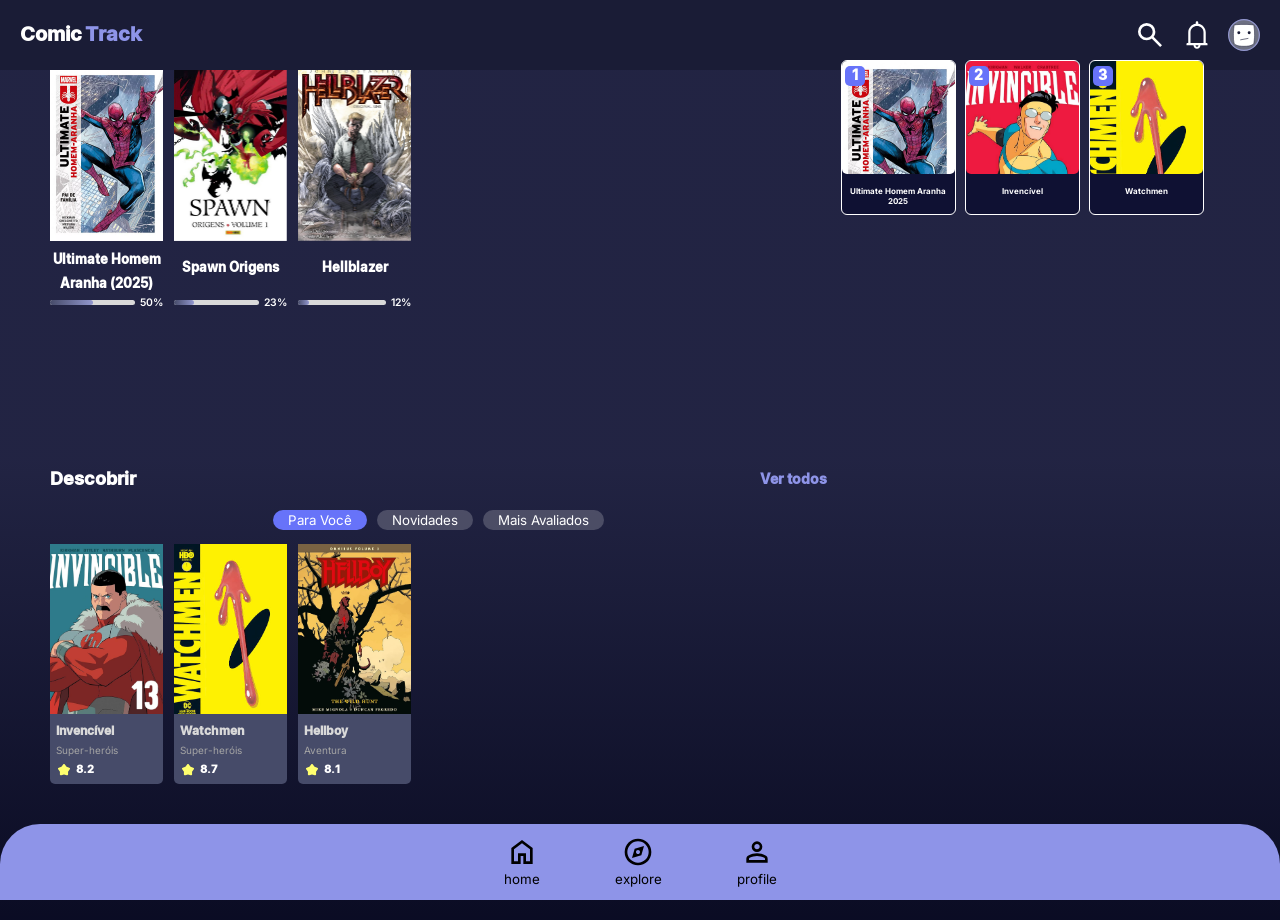
<file: index.html>
<!DOCTYPE html>
<html lang="pt-br">
<head>
    <meta charset="UTF-8">
    <meta name="viewport" content="width=device-width, initial-scale=1.0">
    <title>ComicTracker</title>
    
    <!--Fontes do Google-->
    <link rel="preconnect" href="https://fonts.googleapis.com">
    <link rel="preconnect" href="https://fonts.gstatic.com" crossorigin>
    <link href="https://fonts.googleapis.com/css2?family=Inter:ital,opsz,wght@0,14..32,100..900;1,14..32,100..900&display=swap" rel="stylesheet">
    
    <!--Inter Fonte Google-->
    <link rel="preconnect" href="https://fonts.googleapis.com">
    <link rel="preconnect" href="https://fonts.gstatic.com" crossorigin>
    <link href="https://fonts.googleapis.com/css2?family=Inter:ital,opsz,wght@0,14..32,100..900;1,14..32,100..900&display=swap" rel="stylesheet">

    <link rel="stylesheet" href="Estilos CSS/Estilo-pag-princ.css">
</head>


    <body>
    <header id="barra_de_baixo">
        <div class="posicao_da_barra"> 
            <div class="btn_home">
                <button >
                    <svg xmlns="http://www.w3.org/2000/svg" width="32" height="32" viewBox="0 0 24 24"><!-- Icon from Material Symbols by Google - https://github.com/google/material-design-icons/blob/master/LICENSE --><path fill="currentColor" d="M6 19h3v-6h6v6h3v-9l-6-4.5L6 10zm-2 2V9l8-6l8 6v12h-7v-6h-2v6zm8-8.75"/></svg>
                </button>
                <p>home</p>
            </div>

            <div class="btn_explore">
                <button>
                    <svg xmlns="http://www.w3.org/2000/svg" width="32" height="32" viewBox="0 0 24 24"><!-- Icon from Material Symbols by Google - https://github.com/google/material-design-icons/blob/master/LICENSE --><path fill="currentColor" d="m7.5 16.5l7-2l2-7l-7 2zm4.5-3q-.625 0-1.062-.437T10.5 12t.438-1.062T12 10.5t1.063.438T13.5 12t-.437 1.063T12 13.5m0 8.5q-2.075 0-3.9-.788t-3.175-2.137T2.788 15.9T2 12t.788-3.9t2.137-3.175T8.1 2.788T12 2t3.9.788t3.175 2.137T21.213 8.1T22 12t-.788 3.9t-2.137 3.175t-3.175 2.138T12 22m0-2q3.325 0 5.663-2.337T20 12t-2.337-5.663T12 4T6.337 6.338T4 12t2.338 5.663T12 20m0-8"/></svg>
                </button>
                <p>explore</p>
            </div>

            <div class="btn_profile">
                <button>
                    <svg xmlns="http://www.w3.org/2000/svg" width="32" height="32" viewBox="0 0 24 24"><!-- Icon from Material Symbols by Google - https://github.com/google/material-design-icons/blob/master/LICENSE --><path fill="currentColor" d="M12 12q-1.65 0-2.825-1.175T8 8t1.175-2.825T12 4t2.825 1.175T16 8t-1.175 2.825T12 12m-8 8v-2.8q0-.85.438-1.562T5.6 14.55q1.55-.775 3.15-1.162T12 13t3.25.388t3.15 1.162q.725.375 1.163 1.088T20 17.2V20zm2-2h12v-.8q0-.275-.137-.5t-.363-.35q-1.35-.675-2.725-1.012T12 15t-2.775.338T6.5 16.35q-.225.125-.363.35T6 17.2zm6-8q.825 0 1.413-.587T14 8t-.587-1.412T12 6t-1.412.588T10 8t.588 1.413T12 10m0 8"/></svg>
                </button>
                <p>profile</p>
            </div>
            
        </div>
    </header>

    <header id="barra_de_cima">
        <h1 id="logo">Comic <span class="trk_color">Track</span></h1>
        <span class="icons_diversos">
            <div class="busca"> 
                <button>
                    <svg xmlns="http://www.w3.org/2000/svg" width="32" height="32" viewBox="0 0 24 24">
                        <path fill="currentColor" d="m19.6 21l-6.3-6.3q-.75.6-1.725.95T9.5 16q-2.725 0-4.612-1.888T3 9.5t1.888-4.612T9.5 3t4.613 1.888T16 9.5q0 1.1-.35 2.075T14.7 13.3l6.3 6.3zM9.5 14q1.875 0 3.188-1.312T14 9.5t-1.312-3.187T9.5 5T6.313 6.313T5 9.5t1.313 3.188T9.5 14"/>
                    </svg>                      
                </button>
            </div>
            <div class="sino">
                <button>
                    <svg xmlns="http://www.w3.org/2000/svg" width="32" height="32" viewBox="0 0 1024 1024"><!-- Icon from Ant Design Icons by HeskeyBaozi - https://github.com/ant-design/ant-design-icons/blob/master/LICENSE --><path fill="currentColor" d="M816 768h-24V428c0-141.1-104.3-257.7-240-277.1V112c0-22.1-17.9-40-40-40s-40 17.9-40 40v38.9c-135.7 19.4-240 136-240 277.1v340h-24c-17.7 0-32 14.3-32 32v32c0 4.4 3.6 8 8 8h216c0 61.8 50.2 112 112 112s112-50.2 112-112h216c4.4 0 8-3.6 8-8v-32c0-17.7-14.3-32-32-32M512 888c-26.5 0-48-21.5-48-48h96c0 26.5-21.5 48-48 48M304 768V428c0-55.6 21.6-107.8 60.9-147.1S456.4 220 512 220s107.8 21.6 147.1 60.9S720 372.4 720 428v340z"/></svg>
                </button>
            </div>
            <div class="perfil">
                <button>
                    <img src="Assets/Imagens Icones/Icone-Novo-Layout.svg" alt="imagem própria que ainda devo criar">
                </button>
            </div>
        </span>
    </header>

    <main>
        <div id="list-lendo">
            <div class="titulo-vermais">
                <h2 >Continuar Lendo</h2>
                <h2 class="ver-mais">Ver Mais</h2>
            </div>

            <div class="hqs-lendo">
                <span class="homemaranha">
                    <img src="Assets/Hqs Covers/Ultimate SpiderMan 2025.png" alt="Cover_HomeAranhaUltimate" srcset="">
                    <h3>Ultimate Homem Aranha (2025)</h3>
                    <div class="prog-hq">
                        <div id="barra-progresso">
                            <div class="progresso-feito" style="width: 50%;"></div>
                        </div>
                        <p>50%</p>
                    </div>
                </span>
                <span class="Spawn"> 
                    <img src="Assets/Hqs Covers/Spawn Origens.png" alt="">
                    <h3>Spawn Origens</h3>
                    <div class="prog-hq">
                        <div id="barra-progresso">
                            <div class="progresso-feito" style="width: 23%;"></div>
                        </div>
                        <p>23%</p>
                    </div>
                </span>
                <span class="Hellblazer">  
                    <img src="Assets/Hqs Covers/HellBalzer.png" alt="">
                    <h3>Hellblazer</h3>
                    <div class="prog-hq">
                        <div id="barra-progresso">
                            <div class="progresso-feito" style="width: 12%;"></div>
                        </div>
                        <p>12%</p>
                    </div>
                </span>
            </div>
        </div>

        <div id="list-populares">
            <div class="titulo-vermais">
                <h2 class="em-alta-semana">Em alta esta semana</h2>
                <h2 class="ver-mais">Ver Mais</h2>
            </div>
            <div class="flex-hq-popular">
                <span class="popular1">
                    <img src="Assets/Hqs Covers/Ultimate SpiderMan 2025.png" alt="" srcset="">
                    <h3>Ultimate Homem Aranha 2025</h3>
                    <div class="posicao-na-semana">
                        <h3>1</h3>
                    </div>
                </span>
                <span class="popular2">
                    <img src="Assets/Hqs Covers/Invencible hq.jpg" alt="" srcset="">
                    <h3>Invencível</h3>
                    <div class="posicao-na-semana">
                        <h3>2</h3>
                    </div>
                </span>
                <span class="popular3">
                    <img src="Assets/Hqs Covers/Watchmen HQ.jpg" alt="" srcset="">
                    <h3>Watchmen</h3>
                    <div class="posicao-na-semana">
                        <h3>3</h3>
                    </div>
                </span>
            </div>
        </div>

        <div id="list-descobrir">
            <div class="titulo-vermais">
                <h2>Descobrir</h2>
                <h2 class="ver-mais">Ver todos</h2>
            </div>
            <section class="botoes-filtro">
                <button type="button" id="btn-escolhido"> Para Você</button>
                <button type="button"> Novidades</button>
                <button type="button"> Mais Avaliados</button>
            </section>
            <section class="quadrinhos-filtrados">
                <div class="filtrado1">
                    <img src="Assets/Hqs Covers/Invicible Comic Cover.jpg" alt="" srcset="">
                    <div class="card-info">
                        <h3>Invencível</h3>
                        <p class="genero">Super-heróis</p>
                    </div>
                    <span class="avaliacoes">
                        <svg xmlns="http://www.w3.org/2000/svg" width="16" height="16" viewBox="0 0 24 24"><!-- Icon from Material Symbols Light by Google - https://github.com/google/material-design-icons/blob/master/LICENSE --><path fill="currentColor" d="m8.125 7.092l2.608-3.47q.238-.322.566-.472T12 3t.701.15t.566.471l2.608 3.471l4.02 1.368q.534.18.822.605q.289.426.289.94q0 .237-.07.471t-.228.449l-2.635 3.573l.1 3.83q.025.706-.466 1.189T16.564 20l-.454-.056L12 18.733l-4.11 1.211q-.124.05-.24.053q-.117.003-.214.003q-.665 0-1.15-.483t-.459-1.188l.1-3.856l-2.629-3.548q-.159-.217-.229-.453Q3 10.236 3 10q0-.506.297-.942q.296-.435.828-.618z"/></svg>
                        <h3>8.2</h3>
                    </span>
                </div>
                <div class="filtrado2">
                    <img src="Assets/Hqs Covers/Watchmen HQ.jpg" alt="" srcset="">
                    <div class="card-info">
                        <h3>Watchmen</h3>
                        <p class="genero">Super-heróis</p>
                    </div>
                    <span class="avaliacoes">
                        <svg xmlns="http://www.w3.org/2000/svg" width="16" height="16" viewBox="0 0 24 24"><!-- Icon from Material Symbols Light by Google - https://github.com/google/material-design-icons/blob/master/LICENSE --><path fill="currentColor" d="m8.125 7.092l2.608-3.47q.238-.322.566-.472T12 3t.701.15t.566.471l2.608 3.471l4.02 1.368q.534.18.822.605q.289.426.289.94q0 .237-.07.471t-.228.449l-2.635 3.573l.1 3.83q.025.706-.466 1.189T16.564 20l-.454-.056L12 18.733l-4.11 1.211q-.124.05-.24.053q-.117.003-.214.003q-.665 0-1.15-.483t-.459-1.188l.1-3.856l-2.629-3.548q-.159-.217-.229-.453Q3 10.236 3 10q0-.506.297-.942q.296-.435.828-.618z"/></svg>
                        <h3>8.7</h3>
                    </span>
                </div>
                <div class="filtrado3">
                    <img src="Assets/Hqs Covers/Hellboy.jpg" alt="" srcset="">
                    <div class="card-info">
                        <h3>Hellboy</h3>
                        <p class="genero">Aventura</p>
                    </div>
                    <span class="avaliacoes">
                        <svg xmlns="http://www.w3.org/2000/svg" width="16" height="16" viewBox="0 0 24 24"><!-- Icon from Material Symbols Light by Google - https://github.com/google/material-design-icons/blob/master/LICENSE --><path fill="currentColor" d="m8.125 7.092l2.608-3.47q.238-.322.566-.472T12 3t.701.15t.566.471l2.608 3.471l4.02 1.368q.534.18.822.605q.289.426.289.94q0 .237-.07.471t-.228.449l-2.635 3.573l.1 3.83q.025.706-.466 1.189T16.564 20l-.454-.056L12 18.733l-4.11 1.211q-.124.05-.24.053q-.117.003-.214.003q-.665 0-1.15-.483t-.459-1.188l.1-3.856l-2.629-3.548q-.159-.217-.229-.453Q3 10.236 3 10q0-.506.297-.942q.296-.435.828-.618z"/></svg>
                        <h3>8.1</h3>
                    </span>
                </div>
            </section>
        </div>

    </main>

   


    <script src="Javinha.js"></script>  
</body>
</html>
</file>
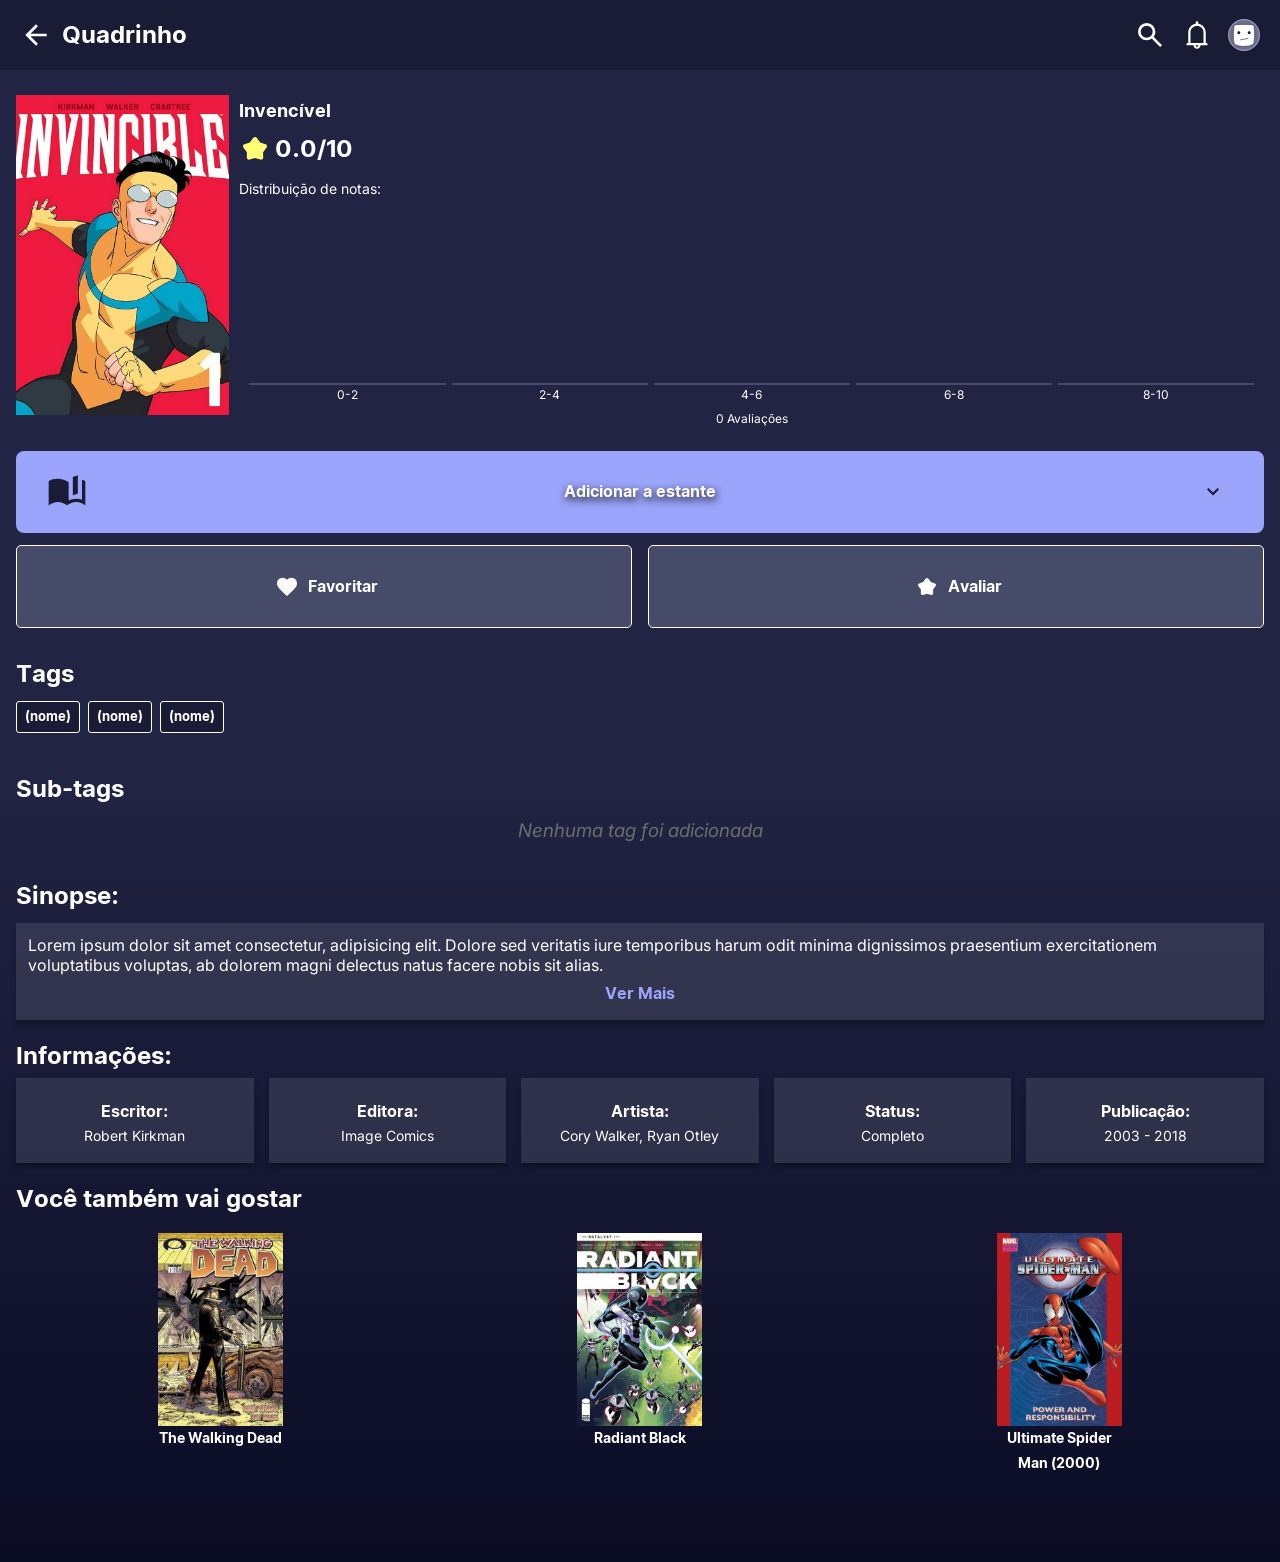
<file: quadrinho.html>
<html lang="pt-br">
  <head>
    <meta charset="UTF-8" />
    <meta name="viewport" content="width=device-width, initial-scale=1.0" />
    <title>ComicTracker - Quadrinho</title>
    <link rel="stylesheet" href="Estilos CSS/global-style.css" />
    <link rel="stylesheet" href="Estilos CSS/Estilo-pag-HQ.css" />

    <!--Fontes do Google-->
    <link rel="preconnect" href="https://fonts.googleapis.com" />
    <link rel="preconnect" href="https://fonts.gstatic.com" crossorigin />
    <link
      href="https://fonts.googleapis.com/css2?family=Inter:ital,opsz,wght@0,14..32,100..900;1,14..32,100..900&display=swap"
      rel="stylesheet"
    />

    <!--Inter Fonte Google-->
    <link rel="preconnect" href="https://fonts.googleapis.com" />
    <link rel="preconnect" href="https://fonts.gstatic.com" crossorigin />
    <link
      href="https://fonts.googleapis.com/css2?family=Inter:ital,opsz,wght@0,14..32,100..900;1,14..32,100..900&display=swap"
      rel="stylesheet"
    />
  </head>

  <div id="overlay" class="overlay"></div>
  <div id="pop-up_estante">
    <button class="fechar-popup" aria-label="Fechar">
      <svg
        xmlns="http://www.w3.org/2000/svg"
        width="24"
        height="24"
        viewBox="0 0 24 24"
      >
        <path
          fill="currentColor"
          d="M6.4 19L5 17.6l5.6-5.6L5 6.4L6.4 5l5.6 5.6L17.6 5L19 6.4L13.4 12l5.6 5.6l-1.4 1.4l-5.6-5.6z"
        />
      </svg>
    </button>
    <h2>Adicionar à estante</h2>
    <hr />
    <div class="opcs-escolher">
      <button class="opc-estante">
        <svg
          style="color: rgb(48, 255, 179)"
          xmlns="http://www.w3.org/2000/svg"
          width="32"
          height="32"
          viewBox="0 0 24 24"
        >
          <!-- Icon from Material Symbols by Google - https://github.com/google/material-design-icons/blob/master/LICENSE -->
          <path
            fill="currentColor"
            d="M15.5 14V3l3-1v11zm5.5 2.6V4.575q.525.2 1.025.425t.975.55v14.5q-1.175-.975-2.575-1.513T17.5 18q-1.5 0-2.9.525T12 20q-1.2-.95-2.6-1.475T6.5 18q-1.525 0-2.925.538T1 20.05V5.55q1.2-.825 2.613-1.187T6.5 4q1.75 0 3.388.575T13 6.1v10.95q1.05-.5 2.188-.775T17.5 16q.9 0 1.775.15T21 16.6"
          />
        </svg>
        <div class="descr_opcs">
          <h2>Lendo</h2>
          <p>Você está lendo quadrinho neste momento.</p>
        </div>
        <span class="badge-selecionado">
          <svg
            style="color: #9ba5fb"
            xmlns="http://www.w3.org/2000/svg"
            width="32"
            height="32"
            viewBox="0 0 24 24"
          >
            <!-- Icon from WeUI Icon by WeUI - undefined -->
            <path
              fill="currentColor"
              fill-rule="evenodd"
              d="M12 22C6.477 22 2 17.523 2 12S6.477 2 12 2s10 4.477 10 10s-4.477 10-10 10m-1.177-7.86l-2.765-2.767L7 12.431l3.119 3.121a1 1 0 0 0 1.414 0l5.952-5.95l-1.062-1.062z"
            />
          </svg>
        </span>
      </button>
      <button class="opc-estante">
        <svg
          style="color: rgb(64, 204, 246)"
          xmlns="http://www.w3.org/2000/svg"
          width="32"
          height="32"
          viewBox="0 0 24 24"
        >
          <!-- Icon from Material Symbols by Google - https://github.com/google/material-design-icons/blob/master/LICENSE -->
          <path
            fill="currentColor"
            d="M5 21V5q0-.825.588-1.412T7 3h10q.825 0 1.413.588T19 5v16l-7-3z"
          />
        </svg>
        <div class="descr_opcs">
          <h2>Quero Ler</h2>
          <p>Ainda não comecei, mas quero ler.</p>
        </div>
        <span class="badge-selecionado">
          <svg
            style="color: #9ba5fb"
            xmlns="http://www.w3.org/2000/svg"
            width="32"
            height="32"
            viewBox="0 0 24 24"
          >
            <!-- Icon from WeUI Icon by WeUI - undefined -->
            <path
              fill="currentColor"
              fill-rule="evenodd"
              d="M12 22C6.477 22 2 17.523 2 12S6.477 2 12 2s10 4.477 10 10s-4.477 10-10 10m-1.177-7.86l-2.765-2.767L7 12.431l3.119 3.121a1 1 0 0 0 1.414 0l5.952-5.95l-1.062-1.062z"
            />
          </svg>
        </span>
      </button>
      <button class="opc-estante">
        <svg
          style="color: rgb(250, 246, 25)"
          xmlns="http://www.w3.org/2000/svg"
          width="32"
          height="32"
          viewBox="0 0 24 24"
        >
          <!-- Icon from Material Symbols by Google - https://github.com/google/material-design-icons/blob/master/LICENSE -->
          <path
            fill="currentColor"
            d="M9 16h2V8H9zm4 0h2V8h-2zm-1 6q-2.075 0-3.9-.788t-3.175-2.137T2.788 15.9T2 12t.788-3.9t2.137-3.175T8.1 2.788T12 2t3.9.788t3.175 2.137T21.213 8.1T22 12t-.788 3.9t-2.137 3.175t-3.175 2.138T12 22"
          />
        </svg>
        <div class="descr_opcs">
          <h2>Pausado</h2>
          <p>Dei uma pausa na leitura.</p>
        </div>
        <span class="badge-selecionado">
          <svg
            style="color: #9ba5fb"
            xmlns="http://www.w3.org/2000/svg"
            width="32"
            height="32"
            viewBox="0 0 24 24"
          >
            <!-- Icon from WeUI Icon by WeUI - undefined -->
            <path
              fill="currentColor"
              fill-rule="evenodd"
              d="M12 22C6.477 22 2 17.523 2 12S6.477 2 12 2s10 4.477 10 10s-4.477 10-10 10m-1.177-7.86l-2.765-2.767L7 12.431l3.119 3.121a1 1 0 0 0 1.414 0l5.952-5.95l-1.062-1.062z"
            />
          </svg>
        </span>
      </button>
      <button class="opc-estante">
        <svg
          style="color: rgb(47, 255, 106)"
          xmlns="http://www.w3.org/2000/svg"
          width="32"
          height="32"
          viewBox="0 0 24 24"
        >
          <!-- Icon from WeUI Icon by WeUI - undefined -->
          <path
            fill="currentColor"
            fill-rule="evenodd"
            d="M12 22C6.477 22 2 17.523 2 12S6.477 2 12 2s10 4.477 10 10s-4.477 10-10 10m-1.177-7.86l-2.765-2.767L7 12.431l3.119 3.121a1 1 0 0 0 1.414 0l5.952-5.95l-1.062-1.062z"
          />
        </svg>
        <div class="descr_opcs">
          <h2>Concluído</h2>
          <p>Já li tudo.</p>
        </div>
        <span class="badge-selecionado">
          <svg
            style="color: #9ba5fb"
            xmlns="http://www.w3.org/2000/svg"
            width="32"
            height="32"
            viewBox="0 0 24 24"
          >
            <!-- Icon from WeUI Icon by WeUI - undefined -->
            <path
              fill="currentColor"
              fill-rule="evenodd"
              d="M12 22C6.477 22 2 17.523 2 12S6.477 2 12 2s10 4.477 10 10s-4.477 10-10 10m-1.177-7.86l-2.765-2.767L7 12.431l3.119 3.121a1 1 0 0 0 1.414 0l5.952-5.95l-1.062-1.062z"
            />
          </svg>
        </span>
      </button>
      <button class="opc-estante">
        <svg
          style="color: rgb(246, 64, 64)"
          xmlns="http://www.w3.org/2000/svg"
          width="32"
          height="32"
          viewBox="0 0 24 24"
        >
          <!-- Icon from Gridicons by Automattic - https://github.com/Automattic/gridicons/blob/trunk/LICENSE.md -->
          <path
            fill="currentColor"
            d="M19.1 4.9C15.2 1 8.8 1 4.9 4.9S1 15.2 4.9 19.1s10.2 3.9 14.1 0s4-10.3.1-14.2m-4.3 11.3L12 13.4l-2.8 2.8l-1.4-1.4l2.8-2.8l-2.8-2.8l1.4-1.4l2.8 2.8l2.8-2.8l1.4 1.4l-2.8 2.8l2.8 2.8z"
          />
        </svg>
        <div class="descr_opcs">
          <h2>Abandonado</h2>
          <p>Desisti de ler.</p>
        </div>
        <span class="badge-selecionado">
          <svg
            style="color: #9ba5fb"
            xmlns="http://www.w3.org/2000/svg"
            width="32"
            height="32"
            viewBox="0 0 24 24"
          >
            <!-- Icon from WeUI Icon by WeUI - undefined -->
            <path
              fill="currentColor"
              fill-rule="evenodd"
              d="M12 22C6.477 22 2 17.523 2 12S6.477 2 12 2s10 4.477 10 10s-4.477 10-10 10m-1.177-7.86l-2.765-2.767L7 12.431l3.119 3.121a1 1 0 0 0 1.414 0l5.952-5.95l-1.062-1.062z"
            />
          </svg>
        </span>
      </button>
    </div>
    <hr />
    <h3>Outras ações</h3>
    <div class="otr_opcs">
      <button class="otr_opc_escolher">
        <svg
          style="color: yellow"
          xmlns="http://www.w3.org/2000/svg"
          width="32"
          height="32"
          viewBox="0 0 24 24"
        >
          <!-- Icon from Material Symbols Light by Google - https://github.com/google/material-design-icons/blob/master/LICENSE -->
          <path
            fill="currentColor"
            d="m8.125 7.092l2.608-3.47q.238-.322.566-.472T12 3t.701.15t.566.471l2.608 3.471l4.02 1.368q.534.18.822.605q.289.426.289.94q0 .237-.07.471t-.228.449l-2.635 3.573l.1 3.83q.025.706-.466 1.189T16.564 20l-.454-.056L12 18.733l-4.11 1.211q-.124.05-.24.053q-.117.003-.214.003q-.665 0-1.15-.483t-.459-1.188l.1-3.856l-2.629-3.548q-.159-.217-.229-.453Q3 10.236 3 10q0-.506.297-.942q.296-.435.828-.618z"
          />
        </svg>
        <div class="descr_opcs">
          <h2>Avaliar agora</h2>
          <p>Dê uma nota para este quadrinho.</p>
        </div>
      </button>
      <button class="otr_opc_escolher">
        <svg
          style="color: white"
          xmlns="http://www.w3.org/2000/svg"
          width="32"
          height="32"
          viewBox="0 0 24 24"
        >
          <!-- Icon from Material Symbols by Google - https://github.com/google/material-design-icons/blob/master/LICENSE -->
          <path
            fill="currentColor"
            d="M5 19h1.425L16.2 9.225L14.775 7.8L5 17.575zm-2 2v-4.25L17.625 2.175L21.8 6.45L7.25 21zM19 6.4L17.6 5zm-3.525 2.125l-.7-.725L16.2 9.225z"
          />
        </svg>
        <div class="descr_opcs">
          <h2>Escrever uma resenha</h2>
          <p>Compartilhe sua opinião.</p>
        </div>
      </button>
      <button class="otr_opc_escolher">
        <svg
          style="color: rgb(255, 75, 75)"
          xmlns="http://www.w3.org/2000/svg"
          width="32"
          height="32"
          viewBox="0 0 24 24"
        >
          <!-- Icon from Material Symbols by Google - https://github.com/google/material-design-icons/blob/master/LICENSE -->
          <path
            fill="currentColor"
            d="m12 21l-1.45-1.3q-2.525-2.275-4.175-3.925T3.75 12.812T2.388 10.4T2 8.15Q2 5.8 3.575 4.225T7.5 2.65q1.3 0 2.475.55T12 4.75q.85-1 2.025-1.55t2.475-.55q2.35 0 3.925 1.575T22 8.15q0 1.15-.387 2.25t-1.363 2.412t-2.625 2.963T13.45 19.7z"
          />
        </svg>
        <div class="descr_opcs">
          <h2>Marcar como favorito</h2>
          <p>Adicione ao seus favoritos.</p>
        </div>
      </button>
      <button class="otr_opc_escolher">
        <svg
          style="color: white"
          xmlns="http://www.w3.org/2000/svg"
          width="32"
          height="32"
          viewBox="0 0 24 24"
        >
          <!-- Icon from Material Symbols by Google - https://github.com/google/material-design-icons/blob/master/LICENSE -->
          <path
            fill="currentColor"
            d="M9 19v-2h12v2zm0-6v-2h12v2zm0-6V5h12v2zM5 20q-.825 0-1.412-.587T3 18t.588-1.412T5 16t1.413.588T7 18t-.587 1.413T5 20m0-6q-.825 0-1.412-.587T3 12t.588-1.412T5 10t1.413.588T7 12t-.587 1.413T5 14m0-6q-.825 0-1.412-.587T3 6t.588-1.412T5 4t1.413.588T7 6t-.587 1.413T5 8"
          />
        </svg>
        <div class="descr_opcs">
          <h2>Adicionar a uma lista</h2>
          <p>Organize em listas personalizadas.</p>
        </div>
      </button>
    </div>
  </div>

  <body>
    <header id="barra_de_cima">
      <div class="ic-voltar-e-titulo">
        <button>
          <svg
            xmlns="http://www.w3.org/2000/svg"
            width="32"
            height="32"
            viewBox="0 0 24 24"
          >
            <!-- Icon from Material Symbols by Google - https://github.com/google/material-design-icons/blob/master/LICENSE -->
            <path
              fill="currentColor"
              d="m7.825 13l5.6 5.6L12 20l-8-8l8-8l1.425 1.4l-5.6 5.6H20v2z"
            />
          </svg>
        </button>
        <div id="titulo_wrapper">
          <span id="titulo_quadrinho">Quadrinho</span>
        </div>
      </div>

      <span class="icons_diversos">
        <div class="busca">
          <button>
            <svg
              xmlns="http://www.w3.org/2000/svg"
              width="32"
              height="32"
              viewBox="0 0 24 24"
            >
              <path
                fill="currentColor"
                d="m19.6 21l-6.3-6.3q-.75.6-1.725.95T9.5 16q-2.725 0-4.612-1.888T3 9.5t1.888-4.612T9.5 3t4.613 1.888T16 9.5q0 1.1-.35 2.075T14.7 13.3l6.3 6.3zM9.5 14q1.875 0 3.188-1.312T14 9.5t-1.312-3.187T9.5 5T6.313 6.313T5 9.5t1.313 3.188T9.5 14"
              />
            </svg>
          </button>
        </div>
        <div class="sino">
          <button>
            <svg
              xmlns="http://www.w3.org/2000/svg"
              width="32"
              height="32"
              viewBox="0 0 1024 1024"
            >
              <!-- Icon from Ant Design Icons by HeskeyBaozi - https://github.com/ant-design/ant-design-icons/blob/master/LICENSE -->
              <path
                fill="currentColor"
                d="M816 768h-24V428c0-141.1-104.3-257.7-240-277.1V112c0-22.1-17.9-40-40-40s-40 17.9-40 40v38.9c-135.7 19.4-240 136-240 277.1v340h-24c-17.7 0-32 14.3-32 32v32c0 4.4 3.6 8 8 8h216c0 61.8 50.2 112 112 112s112-50.2 112-112h216c4.4 0 8-3.6 8-8v-32c0-17.7-14.3-32-32-32M512 888c-26.5 0-48-21.5-48-48h96c0 26.5-21.5 48-48 48M304 768V428c0-55.6 21.6-107.8 60.9-147.1S456.4 220 512 220s107.8 21.6 147.1 60.9S720 372.4 720 428v340z"
              />
            </svg>
          </button>
        </div>
        <div class="perfil">
          <button>
            <img
              src="Assets/Imagens Icones/Icone-Novo-Layout.svg"
              alt="imagem própria que ainda devo criar"
            />
          </button>
        </div>
      </span>
    </header>

    <main>
      <div id="FramePrincipal">
        <div class="img-pcp">
          <img
            src="Assets/Hqs Covers/Invencible hq.jpg"
            alt="Imagem do Quadrinho"
          />
        </div>

        <div class="infos-tudo">
          <div class="div_info_n_hq">
            <h1>Invencível</h1>
          </div>

          <div class="div_info_notas">
            <svg
              xmlns="http://www.w3.org/2000/svg"
              width="32"
              height="32"
              viewBox="0 0 24 24"
            >
              <!-- Icon from Material Symbols Light by Google - https://github.com/google/material-design-icons/blob/master/LICENSE -->
              <path
                fill="currentColor"
                d="m8.125 7.092l2.608-3.47q.238-.322.566-.472T12 3t.701.15t.566.471l2.608 3.471l4.02 1.368q.534.18.822.605q.289.426.289.94q0 .237-.07.471t-.228.449l-2.635 3.573l.1 3.83q.025.706-.466 1.189T16.564 20l-.454-.056L12 18.733l-4.11 1.211q-.124.05-.24.053q-.117.003-.214.003q-.665 0-1.15-.483t-.459-1.188l.1-3.856l-2.629-3.548q-.159-.217-.229-.453Q3 10.236 3 10q0-.506.297-.942q.296-.435.828-.618z"
              />
            </svg>
            <h2><span id="nota-media">0.0</span>/10</h2>
          </div>

          <div class="div_info_dtb_n">
            <div class="distrib_texto">
              <p>Distribuição de notas:</p>
            </div>
            <div class="distrib_notas">
              <div class="grafico-barras">
                <div class="barra-grupo">
                  <div class="barra"></div>
                  <span>0-2</span>
                </div>
                <div class="barra-grupo">
                  <div class="barra"></div>
                  <span>2-4</span>
                </div>
                <div class="barra-grupo">
                  <div class="barra"></div>
                  <span>4-6</span>
                </div>
                <div class="barra-grupo">
                  <div class="barra"></div>
                  <span>6-8</span>
                </div>
                <div class="barra-grupo">
                  <div class="barra"></div>
                  <span>8-10</span>
                </div>
              </div>

              <div class="qnt-notas">
                <span>0 Avaliações</span>
              </div>
            </div>
          </div>
        </div>
      </div>

      <div id="FrameInterativo">
        <button class="botao-principal">
          <!--Icone do quadrinho-->
          <svg
            xmlns="http://www.w3.org/2000/svg"
            width="32"
            height="32"
            viewBox="0 0 24 24"
          >
            <!-- Icon from Material Symbols by Google - https://github.com/google/material-design-icons/blob/master/LICENSE -->
            <path
              fill="currentColor"
              d="M15.5 14V3l3-1v11zm5.5 2.6V4.575q.525.2 1.025.425t.975.55v14.5q-1.175-.975-2.575-1.513T17.5 18q-1.5 0-2.9.525T12 20q-1.2-.95-2.6-1.475T6.5 18q-1.525 0-2.925.538T1 20.05V5.55q1.2-.825 2.613-1.187T6.5 4q1.75 0 3.388.575T13 6.1v10.95q1.05-.5 2.188-.775T17.5 16q.9 0 1.775.15T21 16.6"
            />
          </svg>

          <h3>Adicionar a estante</h3>

          <svg
            class="mais-opcs-btn-principal"
            xmlns="http://www.w3.org/2000/svg"
            width="32"
            height="32"
            viewBox="0 0 24 24"
          >
            <!-- Icon from Material Symbols by Google - https://github.com/google/material-design-icons/blob/master/LICENSE -->
            <path
              fill="currentColor"
              d="m12 15.375l-6-6l1.4-1.4l4.6 4.6l4.6-4.6l1.4 1.4z"
            />
          </svg>
        </button>

        <div class="Sub-botoes">
          <button class="btn-favoritar">
            <svg
              xmlns="http://www.w3.org/2000/svg"
              width="32"
              height="32"
              viewBox="0 0 24 24"
            >
              <!-- Icon from Material Symbols by Google - https://github.com/google/material-design-icons/blob/master/LICENSE -->
              <path
                fill="currentColor"
                d="m12 21l-1.45-1.3q-2.525-2.275-4.175-3.925T3.75 12.812T2.388 10.4T2 8.15Q2 5.8 3.575 4.225T7.5 2.65q1.3 0 2.475.55T12 4.75q.85-1 2.025-1.55t2.475-.55q2.35 0 3.925 1.575T22 8.15q0 1.15-.387 2.25t-1.363 2.412t-2.625 2.963T13.45 19.7z"
              />
            </svg>
            <h3>Favoritar</h3>
          </button>

          <button class="btn-avaliar">
            <svg
              xmlns="http://www.w3.org/2000/svg"
              width="32"
              height="32"
              viewBox="0 0 24 24"
            >
              <!-- Icon from Material Symbols Light by Google - https://github.com/google/material-design-icons/blob/master/LICENSE -->
              <path
                fill="currentColor"
                d="m8.125 7.092l2.608-3.47q.238-.322.566-.472T12 3t.701.15t.566.471l2.608 3.471l4.02 1.368q.534.18.822.605q.289.426.289.94q0 .237-.07.471t-.228.449l-2.635 3.573l.1 3.83q.025.706-.466 1.189T16.564 20l-.454-.056L12 18.733l-4.11 1.211q-.124.05-.24.053q-.117.003-.214.003q-.665 0-1.15-.483t-.459-1.188l.1-3.856l-2.629-3.548q-.159-.217-.229-.453Q3 10.236 3 10q0-.506.297-.942q.296-.435.828-.618z"
              />
            </svg>
            <h3>Avaliar</h3>
          </button>
        </div>
      </div>

      <div id="tags">
        <h2>Tags</h2>
        <div class="grupo-tags">
          <button class="tag">(nome)</button>
          <button class="tag">(nome)</button>
          <button class="tag">(nome)</button>
        </div>
      </div>
      <div id="sub-tags">
        <h2>Sub-tags</h2>
        <h3 id="aviso-subtag">Nenhuma tag foi adicionada</h3>
        <div class="grupo-sub-tags">
          <button class="Stag">(nome)</button>
          <button class="Stag">(nome)</button>
          <button class="Stag">(nome)</button>
        </div>
      </div>

      <div id="sinopse">
        <h2>Sinopse:</h2>
        <div class="caixa-sinopse">
          <p>
            Lorem ipsum dolor sit amet consectetur, adipisicing elit. Dolore sed
            veritatis iure temporibus harum odit minima dignissimos praesentium
            exercitationem voluptatibus voluptas, ab dolorem magni delectus
            natus facere nobis sit alias.
          </p>
          <div class="caixa-btn-sinopse">
            <button class="ver_mais_sinopse"><h3>Ver Mais</h3></button>
          </div>
        </div>
      </div>

      <div id="informacoes">
        <h2>Informações:</h2>
        <div class="grupo-info">
          <div class="info-escritor">
            <h3>Escritor:</h3>
            <p id="info-escritor">Robert Kirkman</p>
          </div>
          <div class="info-editora">
            <h3>Editora:</h3>
            <p id="info-editora">Image Comics</p>
          </div>
          <div class="info-artista">
            <h3>Artista:</h3>
            <p id="info-editora">Cory Walker, Ryan Otley</p>
          </div>
          <div class="info-status">
            <h3>Status:</h3>
            <p id="info-status">Completo</p>
          </div>
          <div class="info-publicacao">
            <h3>Publicação:</h3>
            <p id="info-publicacao">2003 - 2018</p>
          </div>
        </div>
      </div>

      <div id="recomendacoes">
        <h2>Você também vai gostar</h2>
        <div class="grupo-hqs" id="lista-recomendacoes">
          <a href="">
            <img
              src="Assets/Hqs Covers/Cover Comic Walking Dead.jpg"
              alt="hq1"
              srcset=""
            />
            <h3>The Walking Dead</h3>
          </a>

          <a href="">
            <img
              src="Assets/Hqs Covers/Radiant Black Cover Art.jpg"
              alt="hq1"
              srcset=""
            />
            <h3>Radiant Black</h3>
          </a>

          <a href="">
            <img
              src="Assets/Hqs Covers/Ultimate Spider Man 2000.jpg"
              alt="hq1"
              srcset=""
            />
            <h3>Ultimate Spider Man (2000)</h3>
          </a>
        </div>
      </div>
    </main>

    <script src="Javinha.js"></script>
  </body>
</html>
</file>
<file: Estilos CSS/Estilo-pag-princ.css>
/* --- ESTILO PARA CELULAR (PADRÃO) --- */
@font-face {
    font-family: 'Konkhmer Sleokchher';
    src: url('../Assets/Font/konkhmer-sleokchher/KonkhmerSleokchher-Regular.ttf');
    font-weight: normal;
    font-style: normal;
}

p{
    margin: 0;
    padding: 0;
    font-family: initial;
}

h1, h2, h3{
    margin: 0;
    padding: 0;
    font-family: Konkhmer Sleokchher;
}

#barra_de_baixo{
    position: fixed;
    justify-content: center;
    bottom: 0;
    left: 0;            
    right: 0;
    box-sizing: border-box;
    width: 100%;
    margin: 0;
    height: 76px;
    z-index: 1000;
    padding: 5px;
    background-color: #8E94E8;
    border-radius: 40px 40px 0 0;
}


html, body {
  width: 100%;
  max-width: 100%;
  background: 
    linear-gradient(
            to bottom,
            rgba(255, 255, 255, 0.08) 50%,
            rgba(0, 0, 0, 0.30) 100%
        ),
        #0F1133;
  box-sizing: content-box;
  overflow-x: hidden; /* Corta qualquer conteúdo que tente vazar para a direita */
  margin: 0;
  padding: 0;
  -moz-osx-font-smoothing: grayscale;  /* Para Firefox no Mac */
}

/* ------------------------------------------ 
    O conteúdo principal da página (MAIN) 
    -----------------------------------------
*/

/* ========================================
   MAIN
   ======================================== */
main {
    display: flex;
    flex-direction: column;
    /*outline: 1px solid white;*/
    padding: 10px 0;
    margin: 75px 16px 76px;
    min-height: 100vh;
    gap: 15px;
}


/* ========================================
   CABEÇALHO DE SEÇÃO (Título + Ver Mais)
   ======================================== */
.titulo-vermais {
    display: flex;
    justify-content: space-between;
    align-items: center;
    color: #ffffff;
    font-size: 0.75rem;
}

.titulo-vermais .ver-mais {
    color: #8E94E8;
    font-size: 0.875rem;
}


/* ========================================
   SEÇÃO: CONTINUAR LENDO
   ======================================== */
#list-lendo {
    display: flex;
    flex-direction: column;
    gap: 0.75rem;
    padding-top: 12px;
    padding-bottom: 12px;
}

.hqs-lendo {
    display: flex;
    gap: 11px;
}


/* ========================================
   CARD DE HQ
   ======================================== */
.homemaranha,
.Spawn,
.Hellblazer {
    display: flex;
    flex-direction: column;
    max-width: 113px;
}

.hqs-lendo > span > img {
    width: 113px;
    height: 174px;
    object-fit: cover;
}

.homemaranha h3,
.Spawn h3,
.Hellblazer h3 {
    display: flex;
    flex-direction: column;
    margin: auto 0; 
    color: #ffffff;
    font-family: Konkhmer Sleokchher;
    font-size: 0.813rem;
    font-style: normal;
    text-align: center;
    justify-content: center;
    padding-top: 7px;
    word-break: break-word;
}


/* ========================================
   BARRA DE PROGRESSO
   ======================================== */
.prog-hq {
    display: flex;
    align-items: center;
    gap: 5px;
    margin-top: auto;
    width: 100%;
}

#barra-progresso {
    flex: 1;
    height: 5px;
    background-color: #D9D9D9;
    border-radius: 25px;
}

.progresso-feito {
    height: 5px;
    background: linear-gradient(to right, #464B69, #9297CE);
    border-radius: 25px;
}

.prog-hq p {
    margin: 0;
    font-family: Inter;
    font-size: 0.65rem;
    font-weight: 600;
    color: #ffffff;
}

/*NavBar de baixo */
header > .posicao_da_barra{
    display: inline-flex;
    justify-content: center;
    gap: 75px;
    width: 100%;
    height: 4rem;
}

.posicao_da_barra > .btn_home > button,
.posicao_da_barra > .btn_explore > button,
.posicao_da_barra > .btn_profile > button {
    border: none;
    padding: 0;
    background: transparent; /* "background: none" também funciona */
    outline: none;           /* Dica extra: remove aquela bordinha de foco ao clicar */
    cursor: pointer;         /* Dica extra: faz o mouse virar a "mãozinha" de clique */
    width: auto;
}


.posicao_da_barra > .btn_home,
.posicao_da_barra > .btn_explore,
.posicao_da_barra > .btn_profile {
    display: flex;
    flex-direction: column;
    justify-content: center;
    width: auto;
    height: auto;
}

.posicao_da_barra > .btn_home > p,
.posicao_da_barra > .btn_explore > p,
.posicao_da_barra > .btn_profile > p {
    margin: 0;
    font-family: "Inter";
    font-size: smaller;
}

/* 
================================================
    [ Seção Pagina Main: Populares da Semana ]
===============================================
*/

#list-populares{
    display: flex;
    flex-direction: column;
    margin: 10px 0px;
    gap: 12px;
}

.em-alta-semana
{
    font-size: 1rem;
}

.flex-hq-popular{
    display: flex;
    flex-direction: row;
    gap: 11px;
}

.popular1, .popular2, .popular3{
    background-color: #0F1133;
    border-radius: 5px;
    box-sizing: border-box;
    outline: white solid 0.5px;
    max-width: 113px;
    position: relative;
}


.flex-hq-popular > span > img {
    width: 113px;
    height: 113px;
    object-fit: cover;
    object-position: top;
    border-radius: 5px;
}

.popular1 > h3,
.popular2 > h3,
.popular3 > h3{
    font-family: Inter;
    color: white;
    font-size: 0.5rem;
    text-align: center;
    align-items: center;
    margin-top: 8px;
    margin-bottom: 8px;
    max-width: 113px;
}

.posicao-na-semana{
    display: flex;
    align-items: center;
    justify-content: center;
    background-color: #6773F9;
    position: absolute;
    top: 5px;  /* distância do topo do card */
    left: 3px; /* distância da esquerda do card */
    width: 20px;
    height: 20px;
    border-radius: 5px;
}

.posicao-na-semana > h3
{
    font-size: 0.875rem;
    line-height: 0.8;
    color: white;
}

/* 
================================================
    [ Seção Pagina Main: DESCOBRIR ]
===============================================
*/

#list-descobrir{
    display: flex;
    flex-direction: column;
    gap: 14px;
}


.quadrinhos-filtrados{
    display: flex;
    flex-direction: row;
    gap: 11px;
}

.filtrado1, .filtrado2, .filtrado3 {
    display: flex;
    flex-direction: column;
    background-color: #464B69;
    border-radius: 5px;
    font-family: 'Inter', sans-serif;
}

#btn-escolhido{
    background-color: #6773F9;
}

.botoes-filtro{
    display: flex;
    flex-direction: row;
    gap: 10px;
    justify-content: center;
}

.botoes-filtro button{
    border-radius: 10px;
    border: none;
    background-color: rgba(255, 255, 255, 0.20);
    padding: 0px 15px;
    height: 20px;
    color: white;
    text-align: center;
    font-family: "Inter";
    font-weight: 400;
}


.card-info h3 {
    margin: 0;
    color: #D9D9D9;
    font-size: 0.75rem; /* Ajustado: 0.531rem estava ficando pequeno demais para ler */
    font-weight: 600;
}

.quadrinhos-filtrados .filtrado1 img, 
.quadrinhos-filtrados .filtrado2 img, 
.quadrinhos-filtrados .filtrado3 img {
    object-fit: cover;
    width: 113px;
    height: 170px;
    object-position: top;
    display: block;
}


.card-info {
    display: flex;
    flex-direction: column;
    box-sizing: border-box;
    padding: 6px; /* Aumentado levemente para respirar melhor */
}

.card-info p.genero {
    margin: 2px 0 0 0;
    font-size: 0.625rem; /* Ajustado para manter hierarquia visual */
    color: #A4A4A4;
    font-family: "Inter";
}

.avaliacoes > h3 {
    margin: 0;
    font-size: 0.688rem; /* Ajustado para combinar com o tamanho do card */
    color: white;
    line-height: 1;
}

.avaliacoes {
    display: flex;
    flex-direction: row;
    align-items: center;
    gap: 4px;
    padding: 0 6px 6px 6px; /* Padding interno inferior para alinhar no card */
}

.avaliacoes svg {
    display: flex; /* ou inline-flex */
    justify-content: center; /* Centraliza horizontalmente */
    align-items: center;     /* Centraliza verticalmente */
    width: 16px;  /* Reduzido um pouco para harmonizar com o tamanho do card */
    height: 16px;
    align-items: center;
    justify-content: center;
    color: rgb(255, 255, 110);
}




























/* --- Navbar de baixo ---*/
#barra_de_cima{
    display: flex;
    flex-direction: row;
    position: fixed;
    top: 0;
    background-color: #2b3348;
}

/* --- Barra do topo do site ---*/

#barra_de_cima{
    background-color: #1A1C36;
    width: 100%;
    height: 70px;
    display: flex;
    flex-direction: row;
    justify-content: space-between;
    align-items: center;
    padding: 0 20px;
    box-sizing: border-box;
}

.icons_diversos{
    display: flex;
    flex-direction: row;
}   

/* LOGO COMIC TRACK */
#barra_de_cima > #logo{
    display: flex;
    align-items: center;
   color: #ffffff;
   flex: 1;
   width: auto;
   height: auto;
   font-size: 1.25rem;
   font-family: Konkhmer Sleokchher;
}

#barra_de_cima > #logo > span{
   color: #8E94E8;
   margin-left: 3PX;
}

.icons_diversos{
    display: flex;
    flex-direction: row;
    align-items: center; /* Alinha os ícones verticalmente */
    gap: 15px;           /* Cria um espaço limpo entre cada ícone */
    height: auto;
}


.icons_diversos > .perfil ,
.icons_diversos > .sino,
.icons_diversos > .busca
{
    display: block;
    width: auto;
    height: auto;
}

.icons_diversos > .perfil > button,
.icons_diversos > .sino > button,
.icons_diversos > .busca > button
{
    background: transparent;
  border: none;
  cursor: pointer;
  padding: 0;
  display: flex;
  align-items: center;
  justify-content: center;
    color: white;
}

.icons_diversos > .perfil > button > img,
.icons_diversos > .sino > button > img,
.icons_diversos > .busca > button > img
{
   width: 32px;
  height: 32px;
  object-fit: cover;
}


/*Estilo para Desktop (A partir de 768px)*/

@media (min-width:768px) {
    main {
        display: grid; /* Ativamos o grid apenas aqui */
        flex-direction: row;
        grid-template-columns: 2fr 1fr; 
        grid-template-areas: 
            "esq1 dir"
            "esq2 dir";
        margin: 0 50px; /* Margem maior de desktop */
        height: 100vh;
    }

    /* Distribuindo os itens nas áreas do Grid */
    .lendo:nth-of-type(1) { grid-area: esq1; }
    .lendo:nth-of-type(2) { grid-area: esq2; }
    .novidades { grid-area: dir; }

    header {
        height: 43px; /* Altura fixa apenas no desktop */
    }
}
</file>
<file: Estilos CSS/global-style.css>
/* ========================================
   FONTE CUSTOMIZADA
   ======================================== */
@font-face {
    font-family: 'Konkhmer Sleokchher';
    src: url('../Assets/Font/konkhmer-sleokchher/KonkhmerSleokchher-Regular.ttf') format('truetype');
    font-weight: normal;
    font-style: normal;
}


/* ========================================
   VARIÁVEIS GLOBAIS
   ======================================== */
:root {
    /* Cores */
    --cor-fundo:         #0F1133;
    --cor-fundo-card:    #464B69;
    --cor-fundo-navbar:  #1A1C36;
    --cor-primaria:      #8E94E8;
    --cor-primaria-dark: #6773F9;
    --cor-texto:         #ffffff;
    --cor-texto-suave:   #D9D9D9;
    --cor-texto-muted:   #A4A4A4;
    --cor-barra-fundo:   #D9D9D9;

    /* Fontes */
    --fonte-titulo: 'Konkhmer Sleokchher', sans-serif;
    --fonte-corpo:  'Inter', sans-serif;

    /* Espaçamentos */
    --gap-xs:  4px;
    --gap-sm:  8px;
    --gap-md:  11px;
    --gap-lg:  16px;
    --gap-xl:  24px;

    /* Bordas */
    --radius-sm: 5px;
    --radius-md: 10px;
    --radius-lg: 40px;

    /* Alturas fixas dos navbars */
    --altura-navbar-topo:  70px;
    --altura-navbar-baixo: 76px;
}


/* ========================================
   RESET
   ======================================== */
* {
    margin: 0;
    padding: 0;
    box-sizing: border-box;
}


/* ========================================
   BASE
   ======================================== */
html, body {
    width: 100%;
    max-width: 100%;
    overflow-x: hidden;
    font-family: var(--fonte-corpo);
    color: var(--cor-texto);
    background:
        linear-gradient(
            to bottom,
            rgba(255, 255, 255, 0.08) 50%,
            rgba(0, 0, 0, 0.30) 100%
        ),
        var(--cor-fundo);
    -moz-osx-font-smoothing: grayscale;
}

h1, h2, h3 {
    font-family: var(--fonte-titulo);
    font-weight: normal;
}

p {
    font-family: var(--fonte-corpo);
}

button {
    cursor: pointer;
    border: none;
    background: transparent;
    color: inherit;
    font-family: var(--fonte-corpo);
}

img {
    display: block;
    max-width: 100%;
}

main {
    display: flex;
    flex-direction: column;
    /*outline: 1px solid white;*/
    padding: 10px 0;
    margin: 75px 16px 76px;
    min-height: 100vh;
    gap: 15px;
}

/* ========================================
   COMPONENTE: NAVBAR TOPO
   ======================================== */
#barra_de_cima {
    position: fixed;
    top: 0;
    left: 0;
    right: 0;
    z-index: 1000;
    width: 100%;
    height: var(--altura-navbar-topo);
    display: flex;
    flex-direction: row;
    justify-content: space-between;
    align-items: center;
    padding: 0 20px;
    background-color: var(--cor-fundo-navbar);
    box-sizing: border-box;
}

#barra_de_cima #logo {
    display: flex;
    align-items: center;
    flex: 1;
    color: var(--cor-texto);
    font-size: 1.25rem;
    font-family: var(--fonte-titulo);
}

#barra_de_cima #logo span {
    color: var(--cor-primaria);
    margin-left: 3px;
}

.icons_diversos {
    display: flex;
    flex-direction: row;
    align-items: center;
    gap: 15px;
}

.icons_diversos > div {
    display: block;
    width: auto;
    height: auto;
}

.icons_diversos button {
    display: flex;
    align-items: center;
    justify-content: center;
    padding: 0;
    color: var(--cor-texto);
}

.icons_diversos button img {
    width: 32px;
    height: 32px;
    object-fit: cover;
}


/* ========================================
   COMPONENTE: NAVBAR BAIXO
   ======================================== */
#barra_de_baixo {
    position: fixed;
    bottom: 0;
    left: 0;
    right: 0;
    z-index: 1000;
    width: 100%;
    height: var(--altura-navbar-baixo);
    padding: 5px;
    background-color: var(--cor-primaria);
    border-radius: var(--radius-lg) var(--radius-lg) 0 0;
}

#barra_de_baixo .posicao_da_barra {
    display: inline-flex;
    justify-content: center;
    align-items: center;
    gap: 75px;
    width: 100%;
    height: 4rem;
}

.posicao_da_barra > div {
    display: flex;
    flex-direction: column;
    align-items: center;
    justify-content: center;
    gap: 2px;
}

.posicao_da_barra button {
    padding: 0;
    outline: none;
}

.posicao_da_barra p {
    font-size: smaller;
    font-family: var(--fonte-corpo);
}


/* ========================================
   COMPONENTE: CABEÇALHO DE SEÇÃO
   ======================================== */
.titulo-vermais {
    display: flex;
    justify-content: space-between;
    align-items: center;
    color: var(--cor-texto);
    font-size: 0.75rem;
}

.titulo-vermais .ver-mais {
    color: var(--cor-primaria);
    font-size: 0.875rem;
}


/* ========================================
   COMPONENTE: BOTÕES DE FILTRO
   ======================================== */
.botoes-filtro {
    display: flex;
    flex-direction: row;
    gap: 10px;
    justify-content: center;
}

.botoes-filtro button {
    border-radius: var(--radius-md);
    background-color: rgba(255, 255, 255, 0.20);
    padding: 0 15px;
    height: 20px;
    color: var(--cor-texto);
    text-align: center;
    font-weight: 400;
}

#btn-escolhido {
    background-color: var(--cor-primaria-dark);
}


/* ========================================
   COMPONENTE: BARRA DE PROGRESSO
   ======================================== */
.prog-hq {
    display: flex;
    align-items: center;
    gap: 5px;
    margin-top: auto;
    width: 100%;
}

.barra-progresso {
    flex: 1;
    height: 5px;
    background-color: var(--cor-barra-fundo);
    border-radius: 25px;
}

.progresso-feito {
    height: 5px;
    background: linear-gradient(to right, #464B69, #9297CE);
    border-radius: 25px;
}

.prog-hq p {
    font-size: 0.65rem;
    font-weight: 600;
    color: var(--cor-texto);
}


/* ========================================
   COMPONENTE: AVALIAÇÃO (ESTRELA + NOTA)
   ======================================== */
.avaliacoes {
    display: flex;
    flex-direction: row;
    align-items: center;
    gap: var(--gap-xs);
    padding: 0 6px 6px 6px;
}

.avaliacoes svg {
    width: 16px;
    height: 16px;
    color: rgb(255, 255, 110);
    flex-shrink: 0;
}

.avaliacoes h3 {
    margin: 0;
    font-size: 0.688rem;
    color: var(--cor-texto);
    line-height: 1;
}
</file>
<file: Estilos CSS/Estilo-pag-HQ.css>
#titulo_wrapper {
  position: relative;
  max-width: 165px; /* ajuste conforme seu layout */
  overflow: hidden;
  white-space: nowrap;
}

#titulo_quadrinho {
  display: inline-block;
  white-space: nowrap;
  color: #fff;
  font-size: 1.5rem;
  font-family: Konkhmer Sleokchher;
  will-change: transform;
  padding-right: 4px; /* respiro no fim do texto */
}

.ic-voltar-e-titulo {
  display: flex;
  flex-direction: row;
  justify-content: center;
  gap: 10px;
}

#titulo_wrapper.tem-overflow {
  -webkit-mask-image: linear-gradient(to right, black 85%, transparent 100%);
  mask-image: linear-gradient(to right, black 85%, transparent 100%);
}

#titulo_wrapper.tem-overflow.deslocando {
  -webkit-mask-image: linear-gradient(
    to right,
    transparent 0%,
    black 8%,
    black 92%,
    transparent 100%
  );
  mask-image: linear-gradient(
    to right,
    transparent 0%,
    black 8%,
    black 92%,
    transparent 100%
  );
}

#titulo_wrapper.tem-overflow #titulo_quadrinho {
  animation: deslocarTitulo 8s ease-in-out infinite;
}

@keyframes deslocarTitulo {
  0%,
  15% {
    transform: translateX(0);
  }
  45%,
  60% {
    transform: translateX(var(--deslocamento, 0px));
  }
  90%,
  100% {
    transform: translateX(0);
  }
}

/*======================================================================================*/
/********************************Frame Principal*****************************************/
/*======================================================================================*/

#FramePrincipal {
  display: flex;
  flex-direction: row;
  box-sizing: border-box;
  gap: 10px;
  padding-top: 10px;
  padding-bottom: 10px;
}

.img-pcp {
  display: flex;
  flex-direction: column;
  width: 260px;
}

.infos-tudo {
  display: flex;
  flex-direction: column;
  box-sizing: border-box;
  word-break: break-word;
  gap: 5px;
  width: 100%;
}

.div_info_n_hq h1 {
  font-size: 1.125rem;
  overflow-wrap: break-word;
}

.div_info_notas {
  display: inline-flex;
  gap: 4px;
}

.div_info_notas svg {
  color: rgb(255, 255, 117);
}

.div_info_notas h2 {
  display: flex;
  font-size: 1.5rem;
  justify-content: center;
  align-items: center;
  height: 32px;
}

.distrib_texto {
  font-size: 0.875rem;
  box-sizing: border-box;
  padding-top: 10px;
}

.div_info_dtb_n {
  display: flex;
  flex-direction: column;
}

.distrib_notas {
  display: flex;
  flex-direction: column;
  box-sizing: border-box;
  margin-top: 15%;
  align-items: center;
  gap: 10px;
}

.grafico-barras {
  display: flex;
  flex-direction: row;
  justify-content: end;
  align-items: center;
  box-sizing: border-box;
  padding: 0px 10px;
  gap: 6px;
  height: 50px; /* altura total do gráfico */
  width: 100%;
}

.barra-grupo {
  display: flex;
  flex-direction: column;
  justify-content: end;
  gap: 4px;
  flex: 1;
  min-width: 0;
  height: 100%; /* Mantém os 80px */
}

.barra-grupo > span {
  font-size: 0.75rem;
  text-align: center;
  white-space: nowrap;
  color: #ffffff;
  line-height: 1; /* Garante que não haja sobra de linha fantasma */
}

.barra {
  width: 100%;
  background-color: #464b69;
  height: 2px;
}

.qnt-notas span {
  font-size: 0.75rem;
}

/*=========================================================================================*/
/********************************Frame Interativos******************************************/
/**************************(BOTÕES PRINCPAIS DA PÁGINA)*************************************/
/*=========================================================================================*/

#FrameInterativo {
  display: flex;
  justify-content: center;
  align-items: center;
  flex-direction: column;
  box-sizing: border-box;
  gap: 12px;
}

.botao-principal {
  display: flex;
  justify-content: space-between;
  align-items: center;
  gap: 12px; /* espaço entre o ícone e o texto */
  min-height: 55px;
  background-color: #9ba5fb;
  width: 100%;
  padding: 2%;
  box-sizing: border-box;
  border-radius: 8px;
  border: none;
  cursor: pointer;
}

/* Trbalhar mais tarde neste botão */

.botao-principal button {
  flex: 1;
}

.botao-principal svg {
  margin: 0px 10px;
  transform: scale(1.25);
  color: #1a1c36;
  flex-shrink: 0;
}

.botao-principal h3 {
  text-shadow: 1px 3px 8px black; /*posição-X ; pos-Y ; grau de desfoque; cor  */
}

.botao-principal .mais-opcs-btn-principal {
  transform: scale(0.75);
}

.Sub-botoes {
  display: inline-flex;
  flex-direction: row;
  width: 100%;
  justify-content: center;
  gap: 16px;
}

.Sub-botoes .btn-favoritar,
.Sub-botoes .btn-avaliar {
  display: inline-flex;
  flex: 1;
  justify-content: center;
  align-items: center;
  background-color: #464b69;
  text-align: center;
  width: 100%;
  padding: 2% 0;
  box-sizing: border-box;
  border-radius: 5px;
  gap: 5px;
  border: 0.5px solid;
}
.btn-favoritar svg,
.btn-avaliar svg {
  transform: scale(0.75);
}

/*================================================================*/
/*================================Div Tags========================*/
/*================================================================*/

#tags {
  display: flex;
  flex-direction: column;
  margin: 10px 0;
  gap: 5px;
  box-sizing: border-box;
}

.grupo-tags {
  display: flex;
  flex-direction: row;
  justify-content: start;
  gap: 8px;
  box-sizing: border-box;
  flex-wrap: wrap;
}

.tag {
  border: 0.5px solid;
  background-color: #1a1c36;
  font-family: Konkhmer Sleokchher;
  padding: 3px 8px;
  border-radius: 3px;
}

#sub-tags {
  display: flex;
  flex-direction: column;
  margin: 10px 0;
  gap: 8px;
  box-sizing: border-box;
}

.grupo-sub-tags {
  display: flex;
  flex-direction: row;
  justify-content: start;
  gap: 8px;
  box-sizing: border-box;
  flex-wrap: wrap;
}

.Stag {
  display: none;
  background-color: #c6c6c645;
  font-family: Konkhmer Sleokchher;
  padding: 3px 8px;
}

#aviso-subtag {
  font-family: inter;
  font-style: italic;
  color: #6d6d6d;
  text-align: center;
}

/*=====================================================*/
/*==================== DIV SINOPSE ====================*/
/*=====================================================*/

#sinopse {
  display: flex;
  flex-direction: column;
  gap: 5px;
}

.caixa-sinopse {
  background-color: rgba(255, 255, 255, 0.1);
  box-sizing: border-box;
  padding: 12px;
  box-shadow: 0px 5px 5px rgba(0, 0, 0, 0.3);
}

.caixa-btn-sinopse {
  margin-top: 5px;
  display: flex;
  color: #9ba5fb;
  justify-content: center;
  text-align: center;
}

/*=====================================================*/
/*================ DIV Informações ====================*/
/*=====================================================*/

.grupo-info {
  display: flex;
  flex-direction: row;
  flex-wrap: wrap;
  gap: 15px;
}

.info-ano,
.info-escritor,
.info-artista,
.info-editora,
.info-status,
.info-publicacao {
  display: flex;
  flex: 1;
  flex-direction: column;
  justify-content: center;
  align-items: center;
  box-sizing: border-box;
  background-color: rgba(255, 255, 255, 0.1);
  min-width: 110px;
  padding: 10px;
  min-height: 85px;
  font-size: 0.875rem;
  text-align: center;
  box-shadow: 0px 5px 5px rgba(0, 0, 0, 0.3);
}

#recomendacoes {
  display: flex;
  flex-direction: column;
  gap: 12px;
}

.grupo-hqs {
  display: flex;
  flex-direction: row;
  justify-content: space-around;
  gap: 10px;
  overflow-x: auto;
}

.grupo-hqs a {
  display: flex;
  flex-direction: column;
  text-decoration: none;
  align-items: center;
  color: #fff;
  max-width: 125px;
  height: auto;
}

.grupo-hqs a img {
  height: 193px;
}

.grupo-hqs a h3 {
  font-size: 0.875rem;
  flex-wrap: nowrap;
  text-align: center;
}

/*=====================================================*/
/*================ MENU DE INTERAÇÃO ==================*/
/*==(menu ao clicar no botão de "adicionar a estante)==*/

#pop-up_estante {
  display: none;
  flex-direction: column;
  align-items: center;
  position: fixed;
  top: 15%;
  left: 10vw;
  right: 10vw;
  max-height: 80vh;
  gap: 5px;
  z-index: 10;
  box-sizing: border-box;
  overflow-y: auto;
  padding: 25px 15px;
  background-color: #1a1c36;
  border-radius: 10px;
  outline: 2px solid white;
}

.overlay {
  display: none;
  position: fixed;
  inset: 0;
  background: rgba(0, 0, 0, 0.6);
  z-index: 5;
}

#pop-up_estante h3 {
  align-self: flex-start;
  margin: 0 5%;
}

#pop-up_estante hr {
  width: 90%;
  margin: 10px 0;
  border: none;
  border-top: 2px solid rgba(255, 255, 255, 0.537);
}

.fechar-popup {
  position: absolute;
  top: 3px;
  right: 3px;
  width: 32px;
  height: 32px;
  border-radius: 50%;
  background-color: #fff;
  border: none;
  cursor: pointer;
  display: flex;
  align-items: center;
  justify-content: center;
  z-index: 12;
  box-shadow: 0 2px 6px rgba(0, 0, 0, 0.3); /* dá um destaque extra, opcional */
}

.fechar-popup svg {
  color: #1a1c36; /* mesma cor de fundo do popup, pro X ficar escuro sobre o branco */
}



.opcs-escolher {
  display: flex;
  flex-direction: column;
  gap: 5px;
  margin: 10px 0px;
  width: 90%;
}

.opc-estante svg {
  margin-top: 5px;
}

.opc-estante {
  display: flex;
  flex-direction: row;
  justify-content: start;
  align-items: center;
  gap: 10px;
  text-align: start;
}

.descr_opcs {
  display: flex;
  flex-direction: column;
  align-items: start;
  flex: 1;
}

.descr_opcs p{
  color: rgba(255, 255, 255, 0.49);
}

.badge-selecionado {
  display: none; /* escondido por padrão */
  align-items: center;
  justify-content: center;
  flex-shrink: 0; /* não deixa o badge encolher */
}

.opc-estante.selecionado .badge-selecionado {
  display: flex; /* só aparece quando o botão está selecionado */
}

/*=====================================================*/
/*================ MENU DE INTERAÇÃO ==================*/
/*=================(OUTRAS OPÇOES)=====================*/

.otr_opc_escolher{
  display: flex;
  flex-direction: row;
  justify-content: start;
  align-items: center;
  gap: 10px;
  text-align: start;
}

.descr_opcs h2{
  font-size: 0.875rem;
}

.otr_opcs {
  display: flex;
  flex-direction: column;
  gap: 5px;
  margin: 2.5px 0px;
  width: 90%;
}
</file>
